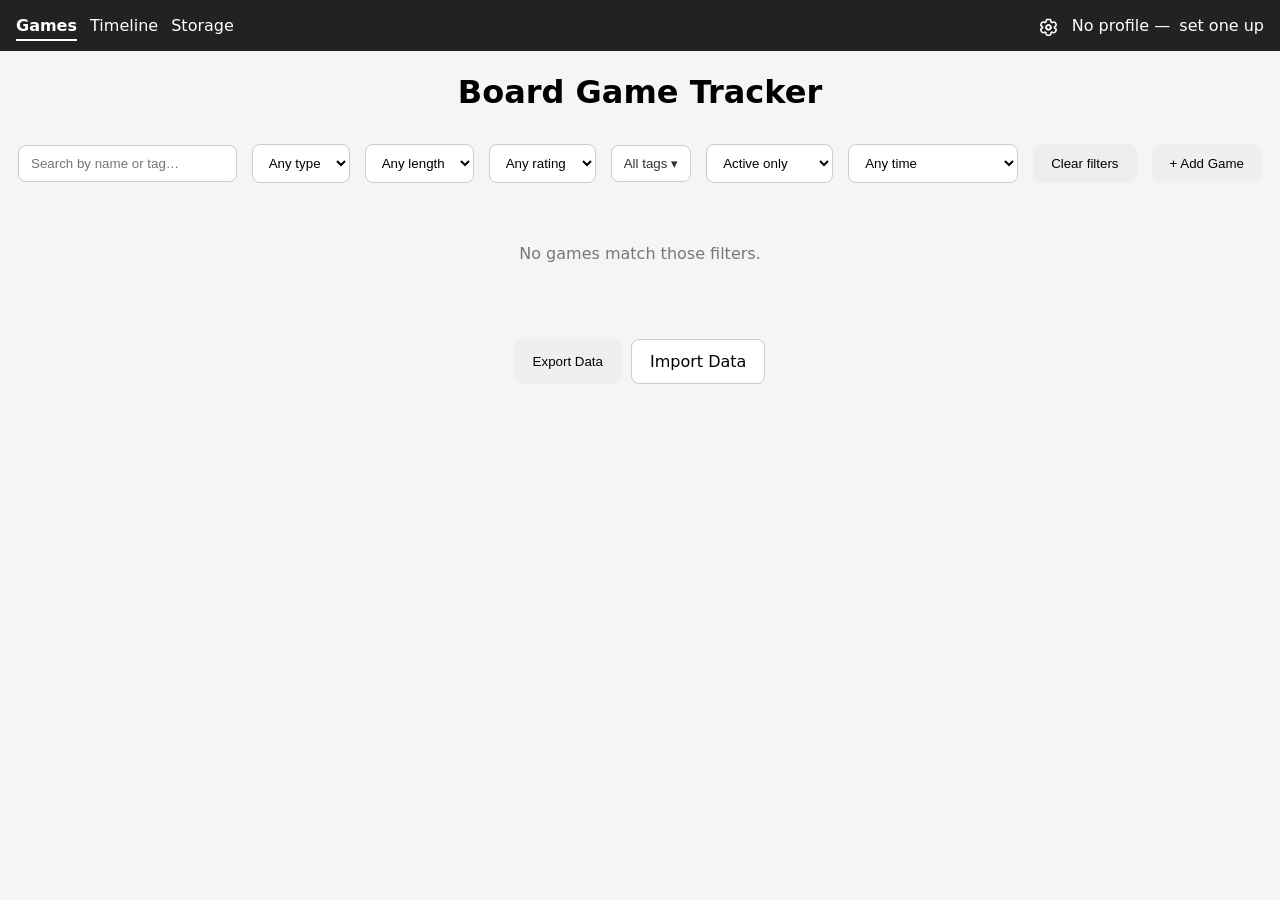
<file: public/index.html>
<!DOCTYPE html>
<html lang="en">

<head>
    <meta charset="UTF-8">
    <meta name="viewport" content="width=device-width, initial-scale=1.0">

    <title>Board Game Tracker</title>

    <link rel="stylesheet" href="style.css">
    <link rel="manifest" href="manifest.json">

    <meta name="theme-color" content="#222222">
</head>

<body>

<div id="app-nav"></div>

<header>
    <h1>Board Game Tracker</h1>
</header>

<main>

    <section class="filters">
        <input type="text" id="searchInput" placeholder="Search by name or tag…" oninput="renderGames()">

        <select id="filterType" onchange="renderGames()">
            <option value="">Any type</option>
            <option value="coop">Co-op</option>
            <option value="versus">Versus</option>
        </select>

        <select id="filterLength" onchange="renderGames()">
            <option value="">Any length</option>
            <option value="30">30 min</option>
            <option value="60">60 min</option>
            <option value="90">90 min</option>
            <option value="120">120 min</option>
        </select>

        <select id="filterRating" onchange="renderGames()">
            <option value="">Any rating</option>
            <option value="S">S</option>
            <option value="A">A</option>
            <option value="B">B</option>
            <option value="C">C</option>
            <option value="D">D</option>
            <option value="UP">UP</option>
        </select>

        <div class="tag-filter" id="tagFilterDropdown">
            <button type="button" id="tagFilterToggle" class="tag-filter-toggle" onclick="toggleTagFilterMenu()">All tags ▾</button>
            <div class="tag-filter-menu" id="tagFilterMenu" hidden></div>
        </div>

        <select id="filterArchived" onchange="renderGames()">
            <option value="active" selected>Active only</option>
            <option value="archived">Archived only</option>
            <option value="all">All</option>
        </select>

        <select id="filterLastPlayed" onchange="renderGames()">
            <option value="">Any time</option>
            <option value="last-month">Played last month</option>
            <option value="last-2-months">Played last 2 months</option>
            <option value="ever">Played at all</option>
            <option value="never">Never played</option>
        </select>

        <button class="secondary" onclick="clearFilters()">Clear filters</button>
        <button onclick="createGame()">+ Add Game</button>
    </section>

    <section id="games"></section>

    <section class="toolbar">
        <button onclick="handleExport()">Export Data</button>
        <label class="import-btn">
            Import Data
            <input type="file" accept="application/json" onchange="handleImportFile(this)">
        </label>
    </section>

</main>

<script src="version.js"></script>
<script src="database.js"></script>
<script src="profile.js"></script>
<script src="nav.js"></script>
<script src="sync.js"></script>
<script src="image-picker.js"></script>
<script src="date-picker.js"></script>
<script src="game-editor.js"></script>
<script src="app.js"></script>

</body>

</html>
</file>
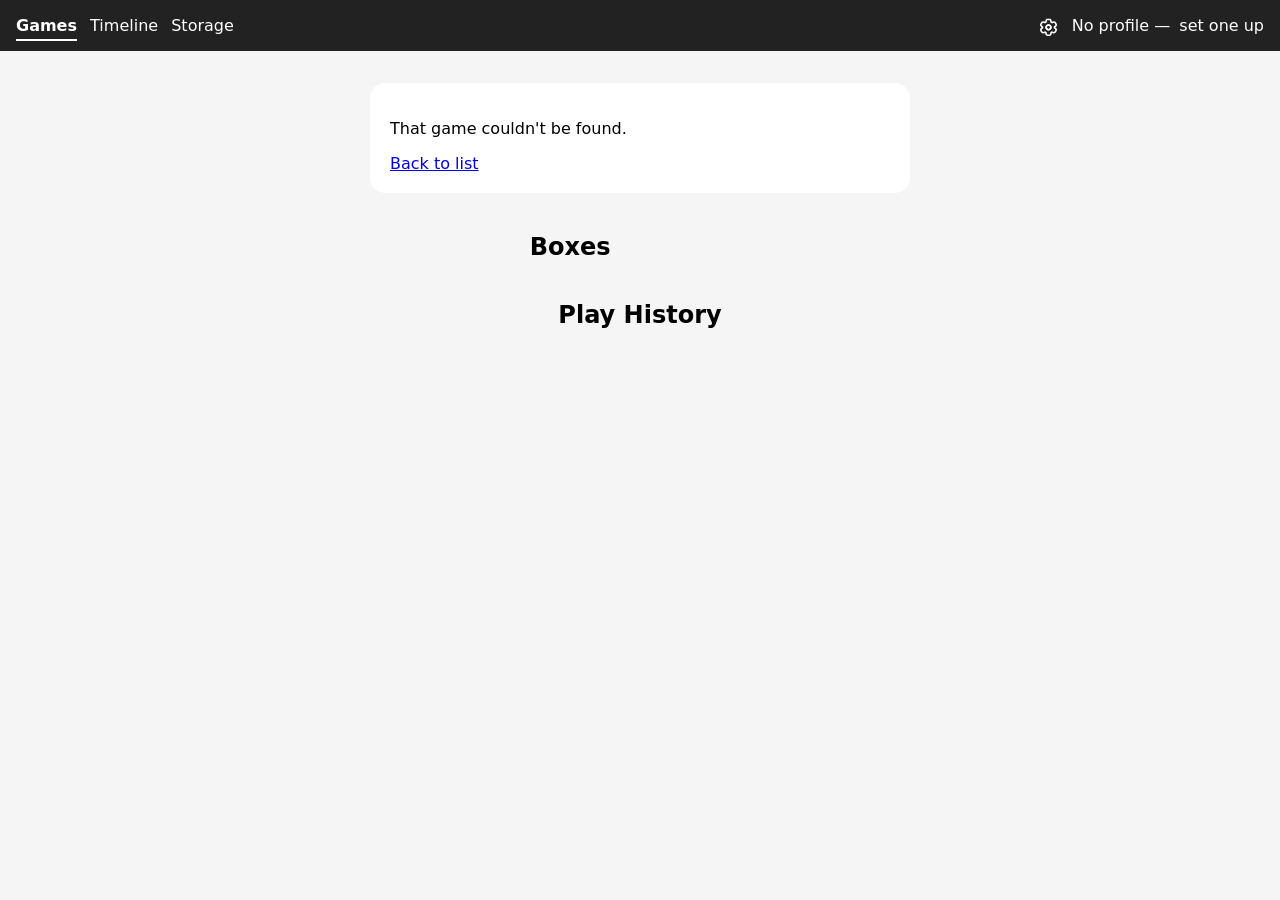
<file: public/game.html>
<!DOCTYPE html>
<html lang="en">

<head>
    <meta charset="UTF-8">
    <meta name="viewport" content="width=device-width, initial-scale=1.0">

    <title>Game Details</title>

    <link rel="stylesheet" href="style.css">
    <link rel="manifest" href="manifest.json">

    <meta name="theme-color" content="#222222">
</head>

<body>

<div id="app-nav"></div>

<main>

	<div id="game"></div>

	<div class="flex-header">
		<h2>Boxes</h2>
		<div id="master-edit"></div>
	</div>
	<div id="boxes"></div>

	<h2>Play History</h2>
	<div id="history"></div>

</main>

<script src="version.js"></script>
<script src="database.js"></script>
<script src="profile.js"></script>
<script src="nav.js"></script>
<script src="sync.js"></script>
<script src="image-picker.js"></script>
<script src="date-picker.js"></script>
<script src="game-editor.js"></script>
<script src="box-editor.js"></script>
<script src="game.js"></script>

</body>

</html>
</file>
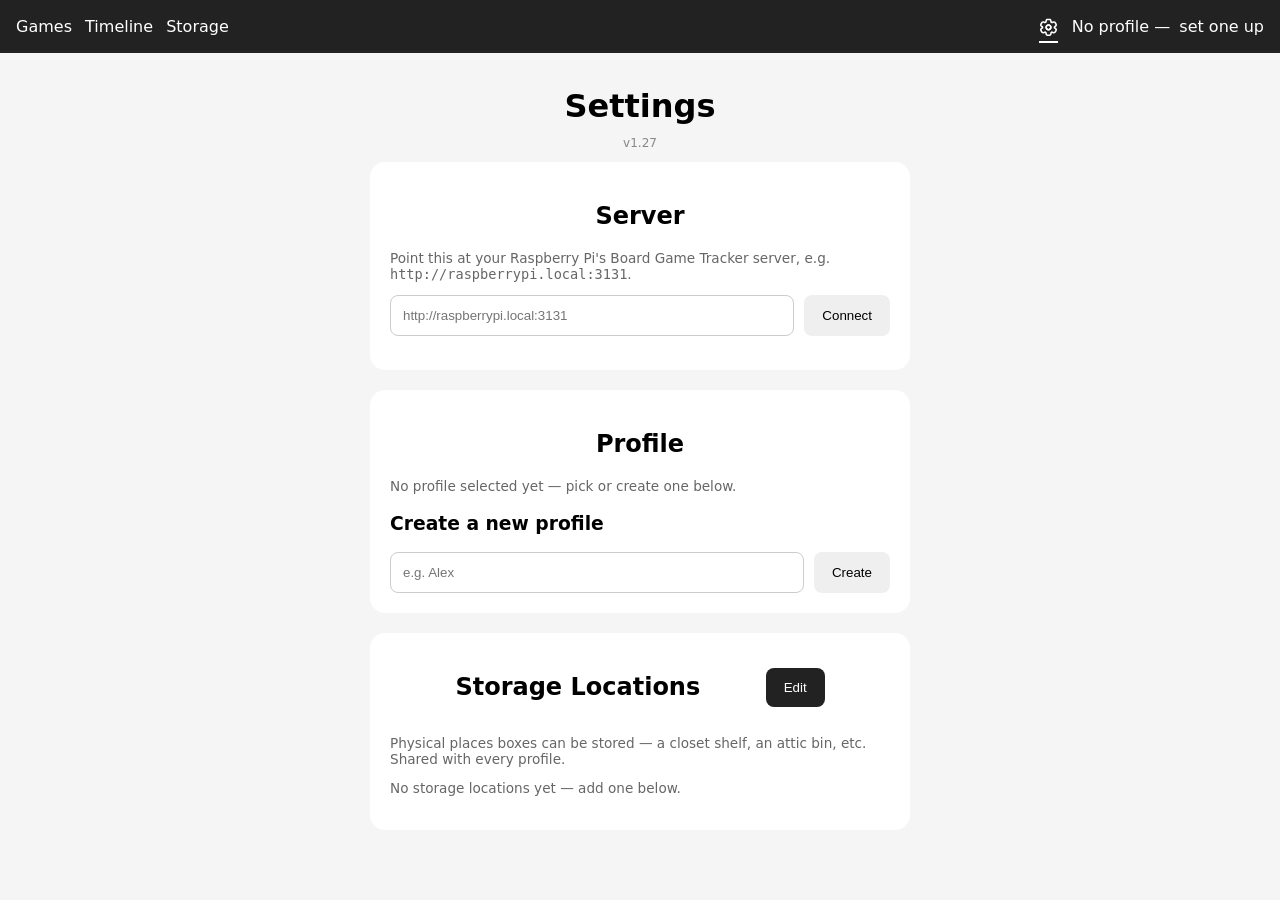
<file: public/settings.html>
<!DOCTYPE html>
<html lang="en">

<head>
    <meta charset="UTF-8">
    <meta name="viewport" content="width=device-width, initial-scale=1.0">

    <title>Settings — Board Game Tracker</title>

    <link rel="stylesheet" href="style.css">
    <link rel="manifest" href="manifest.json">

    <meta name="theme-color" content="#222222">
</head>

<body>

<div id="app-nav"></div>

<main>

    <h1>Settings</h1>
    <p id="app-version" class="app-version"></p>

    <section class="settings-section">
        <h2>Server</h2>
        <p class="modal-hint">
            Point this at your Raspberry Pi's Board Game Tracker server, e.g.
            <code>http://raspberrypi.local:3131</code>.
        </p>
        <div class="modal-row">
            <input type="text" id="server-url" placeholder="http://raspberrypi.local:3131">
            <button onclick="handleSaveServer()">Connect</button>
        </div>
        <p id="server-status" class="modal-hint"></p>
    </section>

    <section class="settings-section">
        <h2>Profile</h2>
        <p id="current-profile" class="modal-hint"></p>

        <div id="profile-list"></div>

        <h3>Create a new profile</h3>
        <div class="modal-row">
            <input type="text" id="new-profile-name" placeholder="e.g. Alex">
            <button onclick="handleCreateProfile()">Create</button>
        </div>
    </section>

    <section class="settings-section">
        <div class="flex-header">
            <h2>Storage Locations</h2>
            <div id="location-master-edit"></div>
        </div>
        <p class="modal-hint">
            Physical places boxes can be stored — a closet shelf, an attic bin, etc.
            Shared with every profile.
        </p>

        <div id="storage-location-list"></div>

        <div id="add-location-form" hidden>
            <div class="flex-header">
                <h3>Add a storage location</h3>
                <button onclick="handleCreateStorageLocation()">Add</button>
            </div>
            <div class="modal-row">
                <input type="text" id="new-location-name" placeholder="e.g. Closet shelf">
                <input type="text" id="new-location-notes" placeholder="Notes (optional)">
            </div>
            <p class="modal-hint">Dimensions in cm (optional):</p>
            <div class="dimensions-row">
                <input type="number" id="new-location-width" placeholder="Width (cm)">
                <input type="number" id="new-location-depth" placeholder="Depth (cm)">
                <input type="number" id="new-location-height" placeholder="Height (cm)">
            </div>
        </div>
    </section>

</main>

<script src="version.js"></script>
<script src="database.js"></script>
<script src="profile.js"></script>
<script src="nav.js"></script>
<script src="sync.js"></script>
<script src="location-editor.js"></script>
<script src="settings.js"></script>

</body>

</html>
</file>
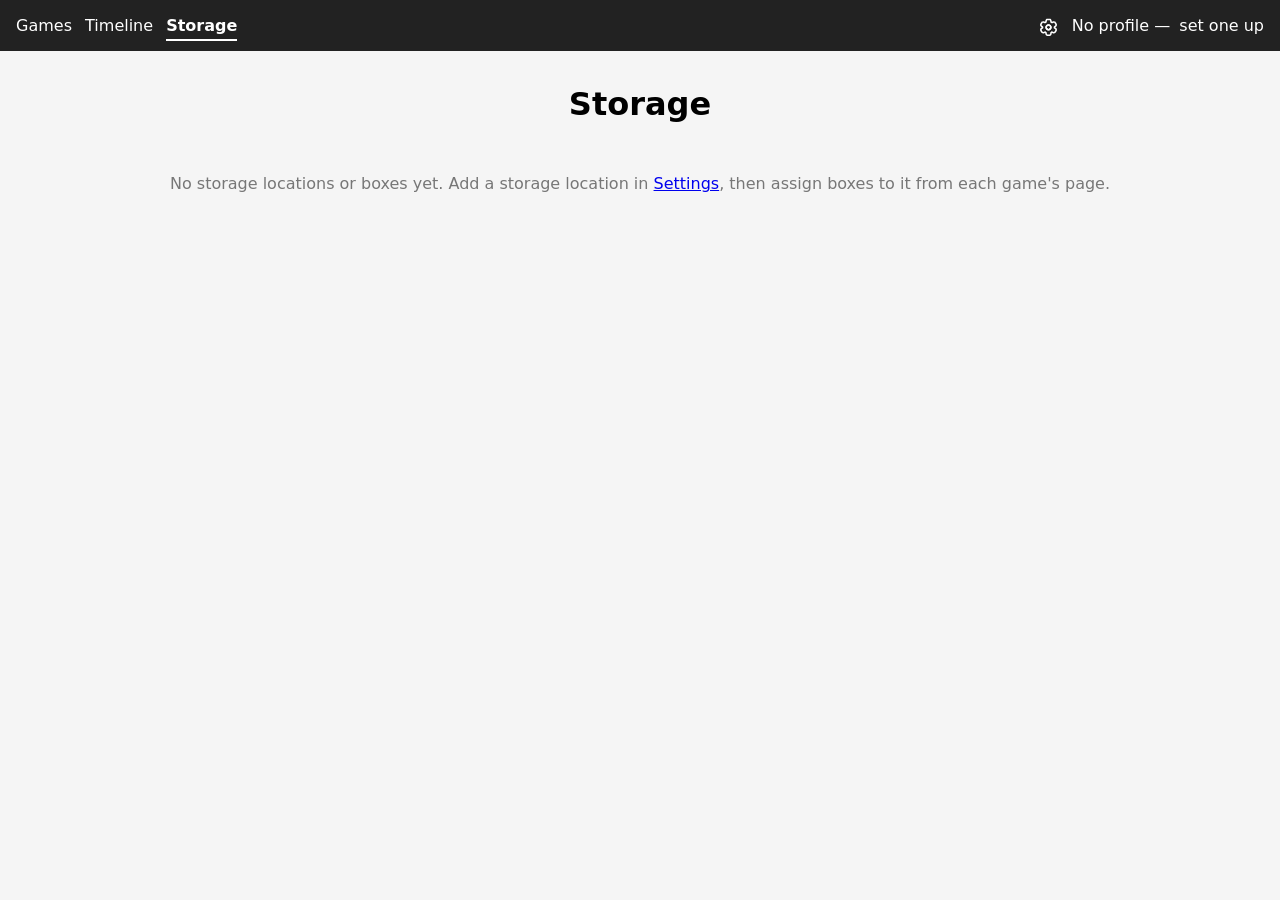
<file: public/storage.html>
<!DOCTYPE html>
<html lang="en">

<head>
    <meta charset="UTF-8">
    <meta name="viewport" content="width=device-width, initial-scale=1.0">

    <title>Storage — Board Game Tracker</title>

    <link rel="stylesheet" href="style.css">
    <link rel="manifest" href="manifest.json">

    <meta name="theme-color" content="#222222">
</head>

<body>

<div id="app-nav"></div>

<main>
    <h1>Storage</h1>
    <div id="storage"></div>
</main>

<script src="version.js"></script>
<script src="database.js"></script>
<script src="profile.js"></script>
<script src="nav.js"></script>
<script src="sync.js"></script>
<script src="storage.js"></script>

</body>

</html>
</file>
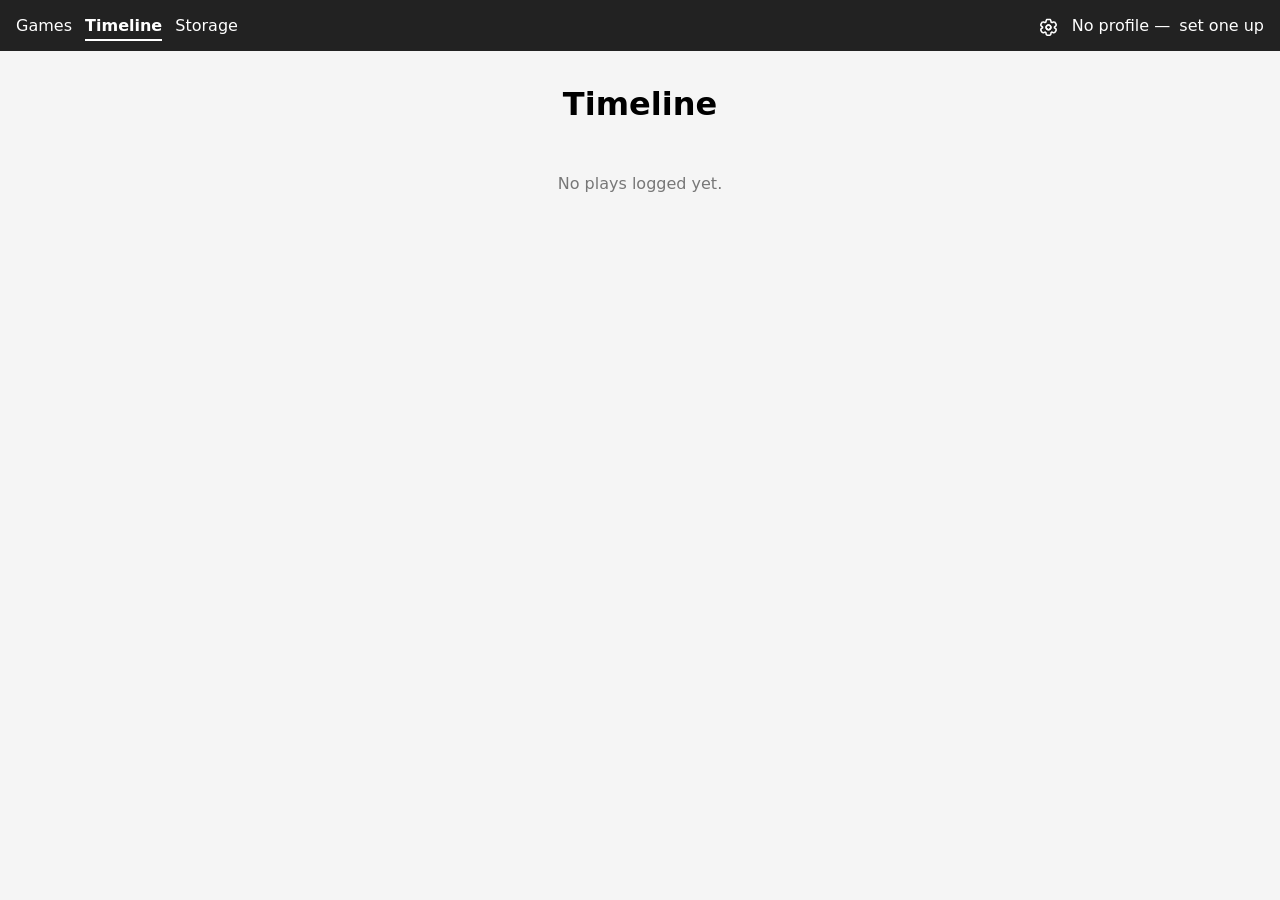
<file: public/timeline.html>
<!DOCTYPE html>
<html lang="en">

<head>
    <meta charset="UTF-8">
    <meta name="viewport" content="width=device-width, initial-scale=1.0">

    <title>Timeline — Board Game Tracker</title>

    <link rel="stylesheet" href="style.css">
    <link rel="manifest" href="manifest.json">

    <meta name="theme-color" content="#222222">
</head>

<body>

<div id="app-nav"></div>

<main>
    <h1>Timeline</h1>
    <div id="timeline"></div>
</main>

<script src="version.js"></script>
<script src="database.js"></script>
<script src="profile.js"></script>
<script src="nav.js"></script>
<script src="sync.js"></script>
<script src="timeline.js"></script>

</body>

</html>
</file>
<file: public/style.css>
#app-nav {
	position: sticky;
	top: 0;
	z-index: 1
}

body {
	font-family: system-ui, sans-serif;
	background: #f5f5f5;
	margin: 0;
}

h1, h2 {
	text-align: center;
}

.app-version {
	text-align: center;
	margin-top: -10px;
	color: #888;
	font-size: 0.75rem;
}

.add-game {
	display: flex;
	gap: 10px;
	margin-bottom: 20px;
}

input[type="text"],
input[type="number"] {
	flex: 1;
	padding: 12px;
	border-radius: 8px;
	border: 1px solid #ccc;
}

button {
	padding: 12px 18px;
	border-radius: 8px;
	border: none;
	cursor: pointer;
}

main {
	padding: 12px 18px;
}

#games {
	display: grid;
	grid-template-columns: repeat(auto-fit, minmax(300px, 1fr));
	gap: 15px;
}

.game-card {
	display: flex;
	flex-direction: column;
	min-width: 0;
	background: white;
	padding: 18px;
	border-radius: 18px;
	box-shadow: 0 4px 16px rgba(15,23,42,0.09);
}

.card-header-row {
	display: flex;
	gap: 8px;
	min-width: 0;
	margin-bottom: 8px;
}

.name-tile {
	flex: 1;
	min-width: 0;
	height: 50px;
	box-sizing: border-box;
	display: flex;
	align-items: center;
	background: #f5f6f8;
	border-radius: 12px;
	padding: 0 14px;
	cursor: pointer;
}

.name-tile h3 {
	margin: 0;
	font-size: 17px;
	font-weight: 800;
	color: #14161b;
	letter-spacing: -0.01em;
	line-height: 1.2;
	white-space: nowrap;
	overflow: hidden;
	text-overflow: ellipsis;
}

.tile-row {
	display: flex;
	gap: 8px;
	min-width: 0;
	margin-bottom: 10px;
}

.sq-tile {
	/* Every tile in the header row and the tile row is sized off the same
	   formula (row of 6, 5 gaps) so header tiles line up with the row below.
	   flex-shrink stays enabled (not 0) so these can still give way instead
	   of forcing the card — and the whole grid track — wider than its column
	   (a percentage flex-basis inside a CSS Grid track needs shrinkable
	   children plus min-width: 0 up the chain, or it blows the track out). */
	flex: 0 1 calc((100% - 40px) / 6);
	min-width: 0;
	height: 50px;
	box-sizing: border-box;
	border: none;
	border-radius: 12px;
	background: #f5f6f8;
	color: white;
	display: flex;
	flex-direction: column;
	align-items: center;
	justify-content: center;
	padding: 0 2px;
	cursor: default;
}

.sq-value {
	max-width: 100%;
	font-size: 15px;
	font-weight: 800;
	line-height: 1;
	overflow: hidden;
	text-overflow: ellipsis;
	white-space: nowrap;
}

.sq-value-lg {
	font-size: 22px;
}

.sq-caption {
	margin-top: 4px;
	font-size: 8px;
	font-weight: 700;
	letter-spacing: 0.03em;
	text-transform: uppercase;
	color: rgba(255,255,255,0.8);
}

.sq-neutral {
	background: #f5f6f8;
	color: #334155;
}

.sq-neutral .sq-caption {
	color: #8b93a1;
}

.sq-active {
	background: #eaf3ff;
	color: #1d78d6;
}

.sq-active .sq-caption {
	color: #5b8fc9;
}

.fav-tile {
	cursor: pointer;
	font-size: 24px;
	color: #9aa0a8;
}

.fav-tile:hover {
	background: #eef0f3;
}

.fav-tile.active {
	color: #f5a623;
}

.add-tile {
	cursor: pointer;
	background: #1d78d6;
	color: white;
	font-size: 22px;
	font-weight: 800;
	box-shadow: 0 2px 6px rgba(29,120,214,0.35);
}

.add-tile:hover {
	background: #175fac;
}

.game-image {
	position: relative;
	width: 100%;
	height: 220px;
	border-radius: 20px;
	overflow: hidden;
	cursor: pointer;
	background: #eef0f3;
	margin-bottom: 10px;
}

.game-image img {
	width: 100%;
	height: 100%;
	object-fit: contain;
	display: block;
}

.archived-tag {
	position: absolute;
	left: 8px;
	bottom: 8px;
	background: rgba(20,22,26,0.72);
	color: white;
	font-size: 10px;
	font-weight: 700;
	letter-spacing: 0.04em;
	text-transform: uppercase;
	padding: 3px 7px;
	border-radius: 6px;
}

.card-tags {
	display: flex;
	flex-wrap: wrap;
	gap: 5px;
}

.card-tags .badge {
	border-radius: 7px;
	font-size: 0.7rem;
	padding: 3px 8px;
}


/* ---------- Nav bar ---------- */
.nav-bar {
	display: flex;
	justify-content: space-between;
	align-items: center;
	background: #222;
	color: white;
	padding: 10px 12px;
}

.nav-links a, .nav-status a {
	color: white;
	text-decoration: none;
	margin: 0px 4px;
	padding: 4px 0px;
}

.nav-links a.active, .nav-status a.active {
	border-bottom: 2px solid white;
	font-weight: bold;
}

.nav-status {
	display: flex;
	align-items: center;
	gap: 10px;
}

.gear-icon {
	height: 1.2em;
	transform: translate(0%, 20%);
}

.nav-status button {
	padding: 8px 10px;
	background: white;
}

.sync-status {
	display: flex;
	justify-content: space-between;
	align-items: center;
	gap: 12px;
	color: #555;
	padding: 4px 20px;
	background: #eee;
	font-size: 0.9rem;
}

.sync-filter-indicator,
.sync-status-text {
	overflow: hidden;
	text-overflow: ellipsis;
	white-space: nowrap;
	min-width: 0;
}


/* ---------- Toolbar / import ---------- */
.toolbar {
	display: flex;
	gap: 10px;
	justify-content: center;
	margin-top: 30px;
}

.import-btn {
	padding: 12px 18px;
	border-radius: 8px;
	background: white;
	border: 1px solid #ccc;
	cursor: pointer;
}

.import-btn input[type="file"] {
	display: none;
}


/* ---------- Game detail page ---------- */
#game {
	background: white;
	padding: 20px;
	border-radius: 15px;
	max-width: 500px;
	margin: 20px auto 20px;
}

.detail-image {
	width: 100%;
	max-width: 250px;
	display: block;
	margin: 0 auto 15px;
	border-radius: 10px;
}

#game button,
#game a {
	margin-right: 8px;
}

#boxes,
#history {
	max-width: 500px;
	margin: 0 auto;
}

.history-item {
	background: white;
	padding: 10px 15px;
	border-radius: 8px;
	margin-bottom: 8px;
	display: flex;
	align-items: center;
	justify-content: space-between;
}

.flex-header {
    display: flex;
    flex-direction: row;
    justify-content: space-evenly;
    align-items: center;
    max-width: 500px;
    margin: 0 auto;
}

/* ---------- Settings page ---------- */
.settings-section {
	background: white;
	padding: 20px;
	border-radius: 15px;
	max-width: 500px;
	margin: 0 auto 20px;
}

.modal-row {
	display: flex;
	gap: 10px;
}

.modal-hint {
	color: #666;
	font-size: 0.85rem;
}

.profile-row {
	display: flex;
	justify-content: space-between;
	align-items: center;
	padding: 10px;
	border-bottom: 1px solid #eee;
}

.profile-row.active {
	font-weight: bold;
}


/* ---------- Image picker modal ---------- */
.modal-overlay {
	position: fixed;
	top: 0;
	left: 0;
	right: 0;
	bottom: 0;
	background: rgba(0,0,0,0.5);
	display: flex;
	align-items: flex-start;
	justify-content: center;
	overflow-y: auto;
	padding: 30px 15px;
	z-index: 1000;
}

.modal {
	background: white;
	border-radius: 15px;
	padding: 20px;
	max-width: 500px;
	width: 100%;
}

.modal-preview {
	width: 100%;
	max-width: 150px;
	display: block;
	margin: 0 auto 15px;
	border-radius: 10px;
}

.modal-section {
	margin-top: 20px;
	padding-top: 15px;
	border-top: 1px solid #eee;
}

.modal-section h3 {
	margin-top: 0;
	font-size: 1rem;
}

.bgg-results {
	display: grid;
	grid-template-columns: repeat(auto-fill, minmax(90px, 1fr));
	gap: 10px;
	margin-top: 10px;
}

.bgg-result {
	background: #f5f5f5;
	border: 1px solid #ddd;
	border-radius: 8px;
	padding: 6px;
	cursor: pointer;
	text-align: center;
	font-size: 0.75rem;
}

.bgg-result img {
	width: 100%;
	height: 90px;
	object-fit: cover;
	border-radius: 6px;
	margin-bottom: 4px;
}

.modal-actions {
	display: flex;
	gap: 10px;
	justify-content: flex-end;
	margin-top: 20px;
}

button.secondary {
	background: #eee;
}


/* ---------- Filters bar ---------- */
.filters {
	display: flex;
	align-items: center;
	gap: 15px;
	margin-bottom: 15px;
	flex-wrap: wrap;
}

.filters #searchInput {
	flex: 1;
	min-width: 180px;
	padding: 10px 12px;
	border-radius: 8px;
	border: 1px solid #ccc;
}

.checkbox-row {
	display: flex;
	align-items: center;
	gap: 8px;
	cursor: pointer;
}

.checkbox-row.inline {
	white-space: nowrap;
}

.empty-state {
	text-align: center;
	color: #777;
	padding: 30px;
}


/* ---------- Card / detail badges ---------- */
.detail-badges {
	display: flex;
	gap: 8px;
	flex-wrap: wrap;
	margin-bottom: 15px;
}

.detail-tags {
	display: flex;
	align-items: center;
	flex-wrap: wrap;
	gap: 6px;
	margin-top: -7px;
	margin-bottom: 15px;
}

.detail-tags-label {
	font-size: 0.8rem;
	color: #777;
	margin-right: 2px;
}

.badge {
	opacity: 0.9;
    display: inline-flex;
    align-items: center;
    justify-content: center;
    min-width: 30px;
    padding: 4px 10px;
    margin: 2px;
    border-radius: 99px;
    font-size: 0.85rem;
    font-weight: 600;
    color: white;
    user-select: none;
    border: 1px solid rgba(255,255,255,0.15);
    box-shadow: 0 1px 3px rgba(0,0,0,0.25);
    background: #9e9e9e;
}

.badge-type-versus {
    background: #d9534f;
}

.badge-type-coop {
    background: #28a745;
}

.badge-length-30  { background:#66c2ff; }
.badge-length-60  { background:#4ea9ff; }
.badge-length-90  { background:#1d78d6; }
.badge-length-120 { background:#114c8d; }

.badge-rating-S {
    background:#ffb400;
    font-weight: 700;
    color:#222;
}

.badge-rating-A {
    background:#23df2b;
    font-weight: 700;
    color:#222;
}

.badge-rating-B {
    background:#4fc3f7;
    font-weight: 700;
    color:#222;
}

.badge-rating-C {
    background:#ff7500;
    font-weight: 700;
    color:#222;
}

.badge-rating-D {
    background:#ef2b27;
    font-weight: 700;
    color:#222;
}

.badge-rating-UP, .badge-rating-GF, .badge-rating-- {
    background:#aeaeae;
    font-weight: 700;
    color:#222;
}

.badge-tag {
	background: #edf2f7;
	color: #444;
	font-weight: normal;
}

.badge-archived {
	background: #999;
	color: white;
}

.badge-warning {
	background: #d9534f;
	color: white;
}

.row-thumb {
	width: 44px;
	height: 44px;
	object-fit: cover;
	border-radius: 6px;
	vertical-align: middle;
	margin-right: 12px;
}

.storage-box-info {
	/* .history-item is a flex row with justify-content: space-between, meant to pin a
	   content block against an actions block. This row has no actions block — wrapping
	   everything here keeps it as the row's one flex item, so it stays left-aligned
	   instead of getting spread out across the row. */
	display: flex;
	align-items: center;
}

.storage-location-block {
	background: white;
	border-radius: 15px;
	padding: 15px 20px;
	margin-bottom: 15px;
}

.storage-location-block h2 {
	text-align: left;
	margin-top: 0;
}

.clickable {
	cursor: pointer;
}

.game-card.archived {
	opacity: 0.6;
}

.archived-banner {
	background: #fdecea;
	color: #a33;
	padding: 8px 12px;
	border-radius: 8px;
	font-weight: bold;
	font-size: 0.85rem;
}


/* ---------- Editor modal form fields ---------- */
.modal label.field-label {
	display: block;
	font-size: 0.8rem;
	color: #555;
	margin-top: 14px;
	margin-bottom: 4px;
}

.modal input[type="text"],
.modal input[type="date"],
.modal input[type="number"],
.modal textarea,
.modal select {
	width: 100%;
	padding: 10px;
	border-radius: 8px;
	border: 1px solid #ccc;
	box-sizing: border-box;
	font-family: inherit;
}

.modal textarea {
	resize: vertical;
}

.field-row {
	display: grid;
	grid-template-columns: 1fr 1fr;
	gap: 12px;
}

.dimensions-row {
	display: grid;
	grid-template-columns: 1fr 1fr 1fr;
	gap: 12px;
}

.dimensions-row input {
	/* Grid items default to a content-based min-width, which can force these number
	   inputs wider than their column and overflow the parent — override it so they
	   shrink to fit, both inside a .modal and on the plain Settings page form. */
	width: 100%;
	min-width: 0;
	box-sizing: border-box;
}

.modal .checkbox-row {
	margin-top: 16px;
}

.image-actions {
	justify-content: center;
	margin-top: 0;
}

.modal-small {
	max-width: 320px;
}

.modal-small input[type="date"] {
	margin-top: 10px;
}

.tag-editor {
	display: flex;
	flex-wrap: wrap;
	align-items: center;
	gap: 6px;
	padding: 6px;
	border-radius: 8px;
	border: 1px solid #ccc;
	background: white;
}

.tag-chips {
	display: contents;
}

.tag-chip {
	display: inline-flex;
	align-items: center;
	gap: 4px;
	padding: 4px 6px 4px 10px;
	border-radius: 99px;
	background: #edf2f7;
	color: #444;
	font-size: 0.85rem;
	white-space: nowrap;
}

.tag-chip-remove {
	background: none;
	border: none;
	padding: 0 2px;
	font-size: 1rem;
	line-height: 1;
	color: #888;
	cursor: pointer;
}

.tag-chip-remove:hover {
	color: #222;
}

.tag-editor input[type="text"] {
	flex: 1;
	width: auto;
	min-width: 100px;
	border: none;
	padding: 4px;
}

.tag-editor input[type="text"]:focus {
	outline: none;
}


/* ---------- Filter bar (expanded) ---------- */
.filters select {
	padding: 10px 12px;
	border-radius: 8px;
	border: 1px solid #ccc;
	background: white;
}

.tag-filter {
	position: relative;
}

.tag-filter-toggle {
	padding: 10px 12px;
	border-radius: 8px;
	border: 1px solid #ccc;
	background: white;
	cursor: pointer;
	white-space: nowrap;
	color: #333;
}

.tag-filter-menu {
	position: absolute;
	top: calc(100% + 4px);
	left: 0;
	z-index: 20;
	width: max-content;
	max-width: min(240px, calc(100vw - 32px));
	max-height: 220px;
	overflow-y: auto;
	background: white;
	border: 1px solid #ccc;
	border-radius: 8px;
	box-shadow: 0 4px 12px rgba(0,0,0,0.15);
	padding: 4px;
}

.tag-filter-option {
	display: flex;
	align-items: center;
	gap: 6px;
	padding: 6px 8px;
	border-radius: 6px;
	cursor: pointer;
	font-size: 0.9rem;
}

.tag-filter-option input[type="checkbox"] {
	margin: 0;
	flex-shrink: 0;
}

.tag-filter-option:hover {
	background: #f2f2f2;
}

.tag-filter-empty {
	padding: 8px;
	margin: 0;
	color: #888;
	font-size: 0.85rem;
	white-space: nowrap;
}

/* On narrow screens, anchoring the menu to the toggle's left edge can push it off
   the right side of the viewport. Below ~480px it becomes a fixed sheet instead,
   which is also just easier to tap through on a phone. */
@media (max-width: 480px) {
	.tag-filter-menu {
		position: fixed;
		left: 12px;
		right: 12px;
		top: auto;
		bottom: 12px;
		width: auto;
		max-width: none;
		max-height: 50vh;
	}
}


/* ---------- Detail page edit-mode ---------- */
.detail-header {
	display: flex;
	justify-content: flex-end;
	max-width: 250px;
	margin: 0 auto 10px;
}

.master-edit-btn {
	background: #222;
	color: white;
}

.detail-actions {
	margin-bottom: 10px;
}

.history-actions button {
	margin-left: 6px;
}


/* ---------- Timeline page ---------- */
#timeline {
	max-width: 900px;
	margin: 0 auto;
}

.timeline-month h2 {
	margin-top: 30px;
	margin-bottom: 16px;
	border-bottom: 2px solid #ddd;
	padding-bottom: 6px;
}

.timeline-grid {
	display: grid;
	grid-template-columns: repeat(auto-fill, minmax(110px, 1fr));
	gap: 24px 15px;
}

.timeline-tile {
	position: relative;
	cursor: pointer;
	text-align: center;
}

.timeline-tile img {
	width: 100%;
	height: 130px;
	object-fit: contain;
	border-radius: 10px;
	display: block;
}

.timeline-count {
	position: absolute;
	left: 50%;
	bottom: 0;
	transform: translate(-50%, 20%);
	background: #fff6c9;
	color: #7a6a00;
	font-weight: bold;
	border-radius: 50%;
	width: 32px;
	height: 32px;
	display: flex;
	align-items: center;
	justify-content: center;
	box-shadow: 0 2px 6px rgba(0,0,0,0.2);
	border: 2px solid white;
}

.timeline-name {
	margin-top: 16px;
	font-size: 0.85rem;
	font-weight: bold;
}


/* ---------- Small screens ---------- */
@media (max-width: 600px) {
	main {
		padding: 12px;
	}

	/* minmax(350px, 1fr) is wider than most phone viewports once padding is
	   subtracted, forcing the grid (and every card in it) to overflow horizontally
	   instead of fitting the screen — one full-width column avoids that. */
	#games {
		grid-template-columns: 1fr;
	}

	.nav-bar {
		flex-wrap: wrap;
		row-gap: 8px;
	}

	.nav-links {
		flex-wrap: wrap;
	}

	.nav-status {
		flex-wrap: wrap;
	}
}
</file>
